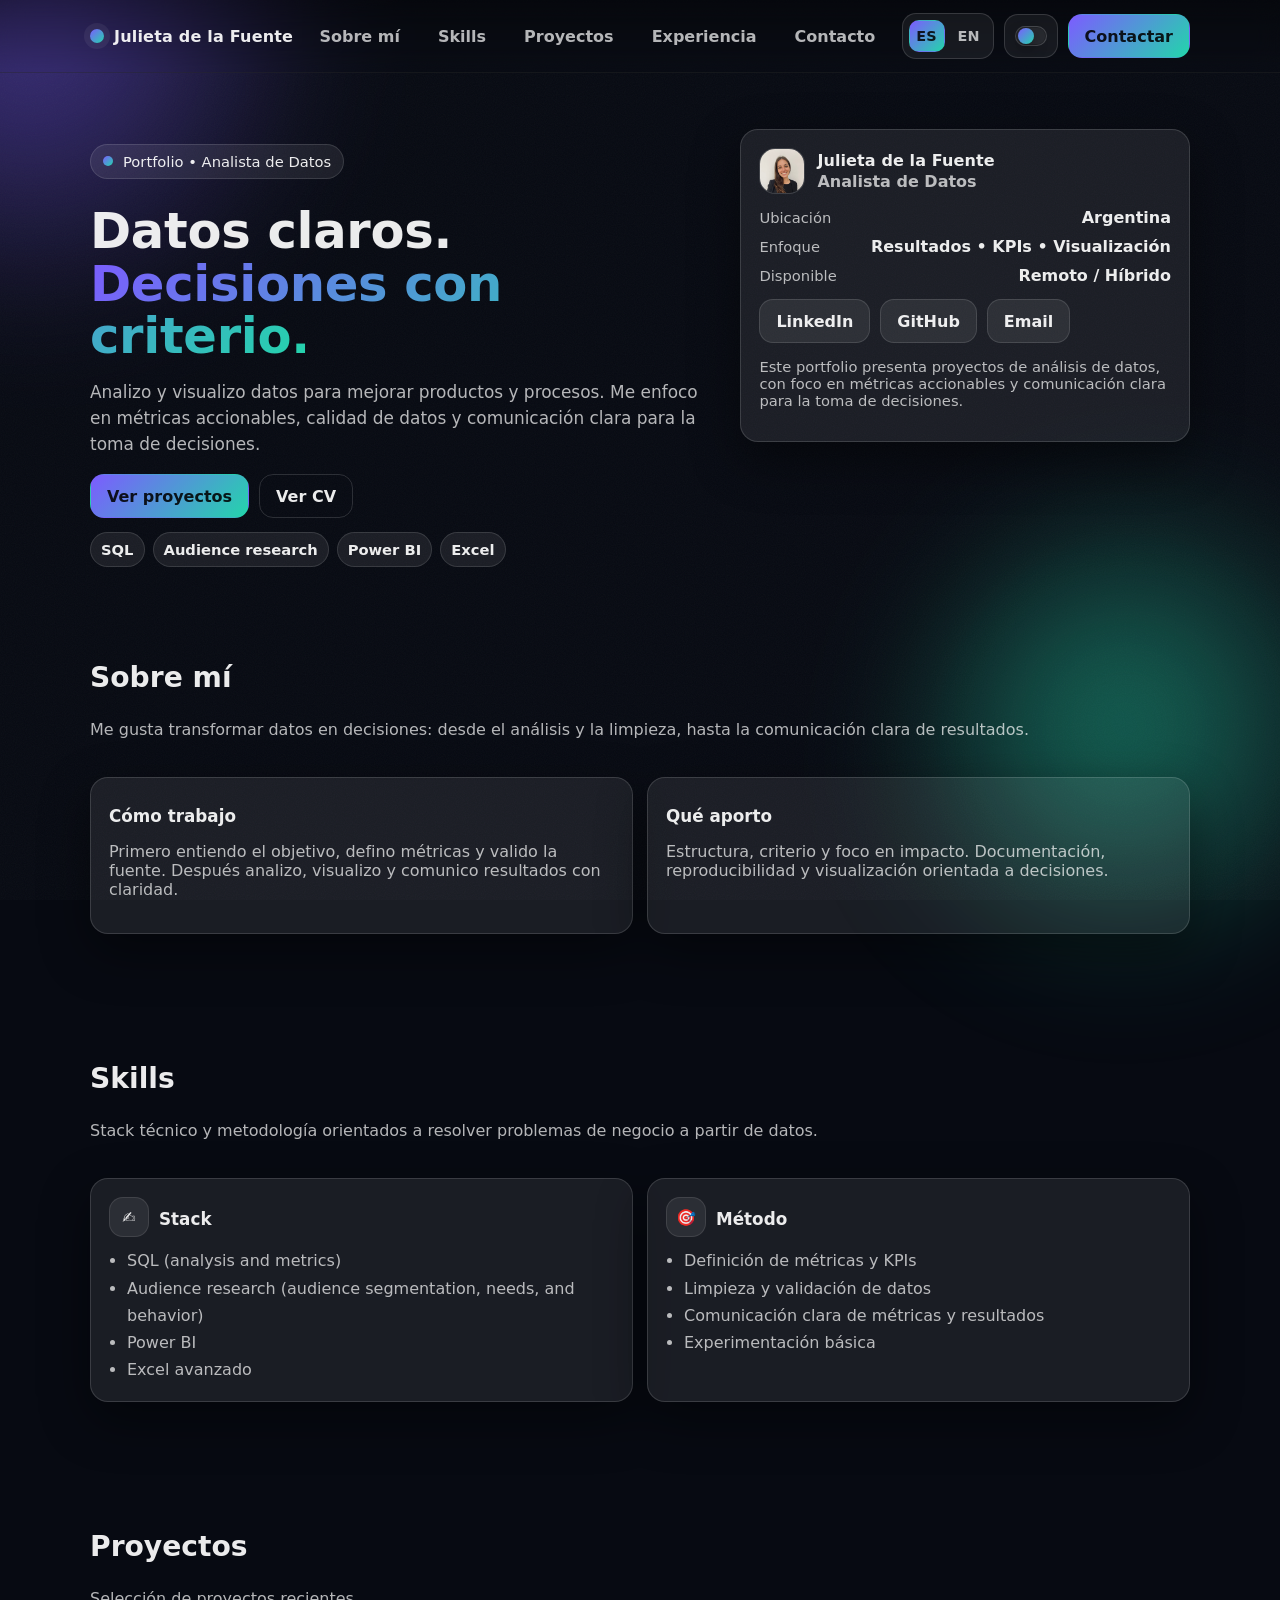
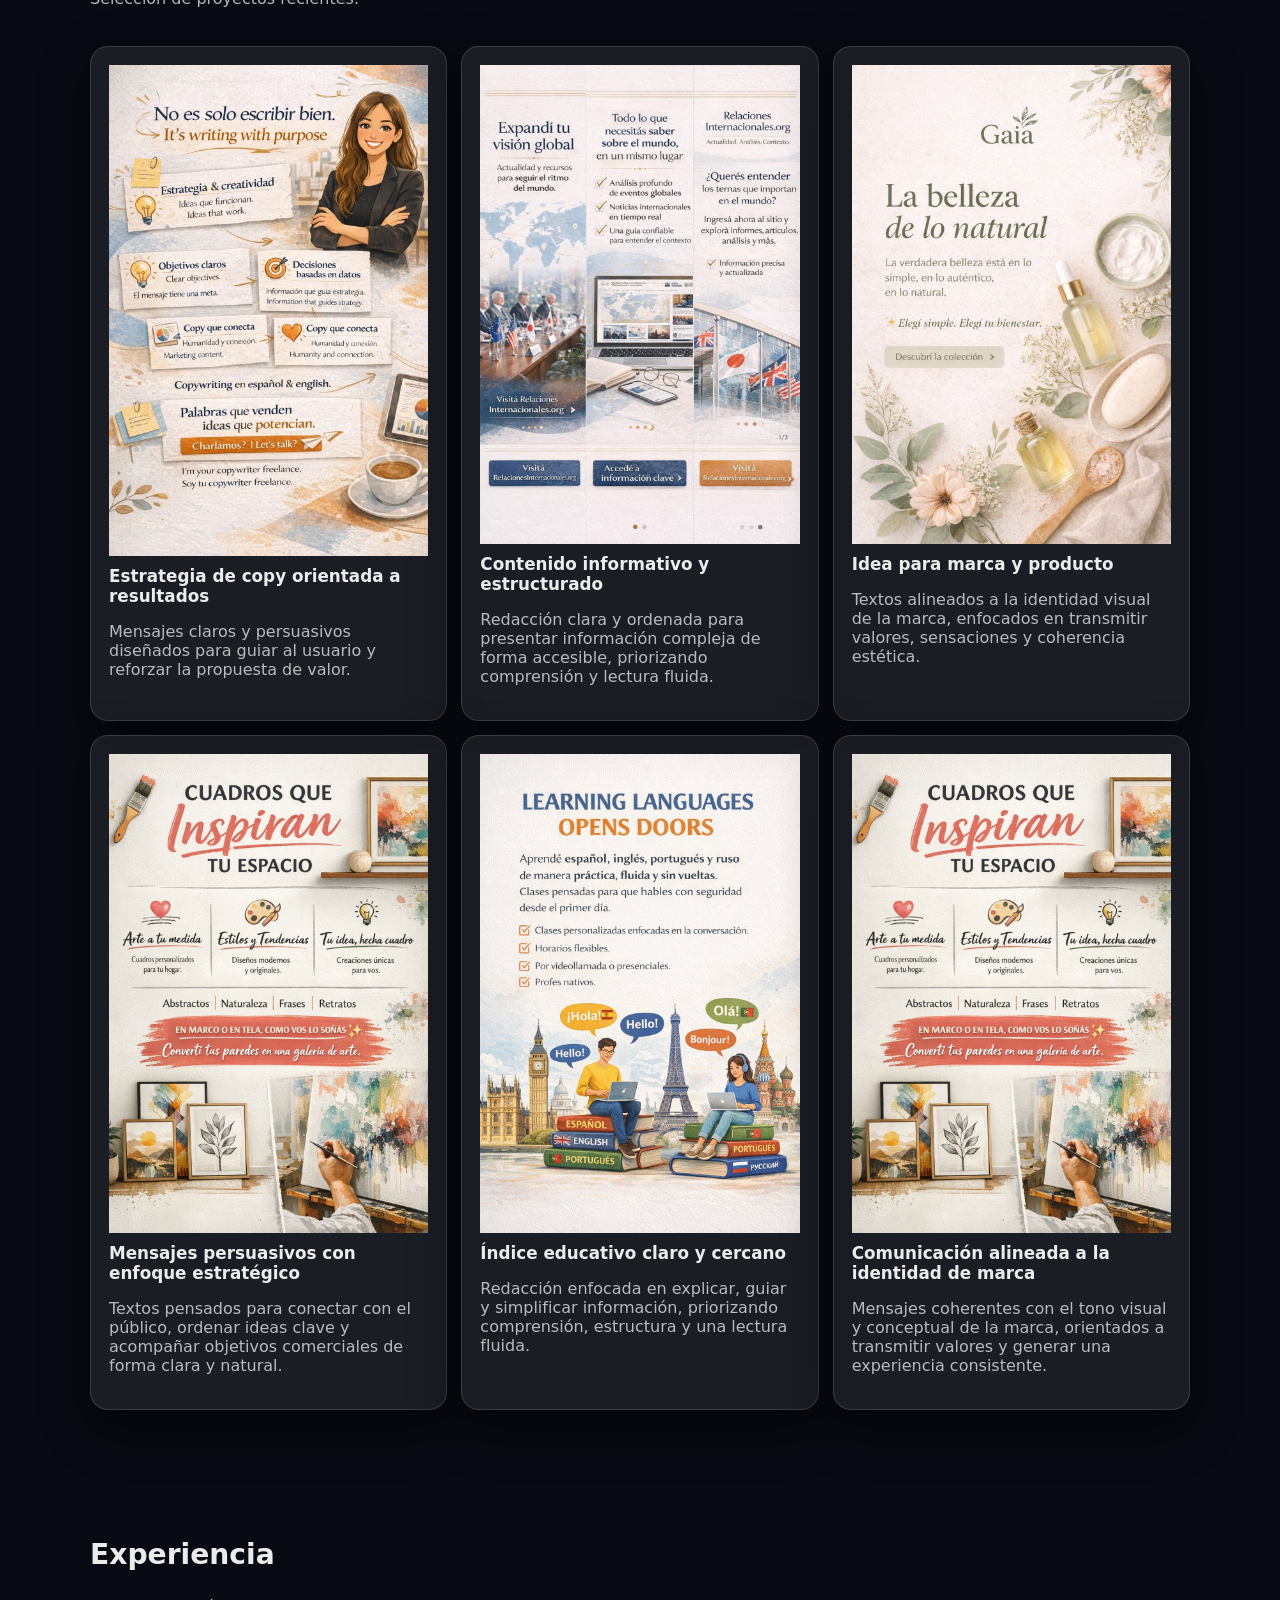
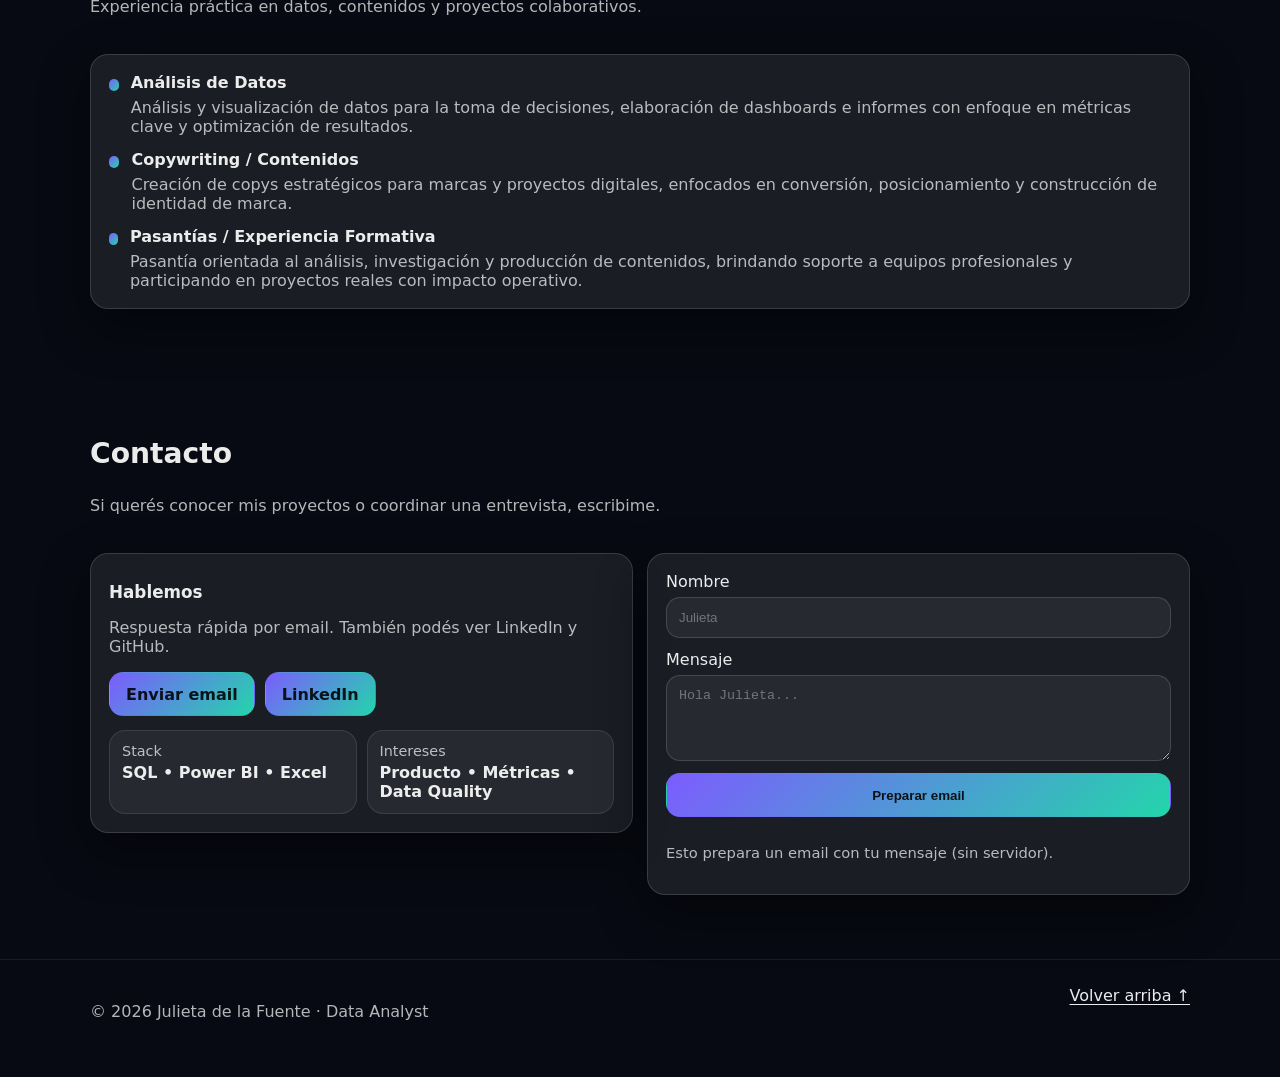
<file: index.html>
<!doctype html>
<html lang="es">
  <head>
    <meta charset="UTF-8" />
    <meta name="viewport" content="width=device-width, initial-scale=1.0" />
    <title>Julieta Delafuente • Data Analyst</title>
    <meta
      name="description"
      content="Portfolio profesional de analista de datos. Proyectos, skills y contacto."
    />
    <link rel="stylesheet" href="./style.css" />
  </head>

  <body>
    <!-- Fondo decorativo sutil -->
    <div class="bg" aria-hidden="true">
      <div class="blob b1"></div>
      <div class="blob b2"></div>
      <div class="grain"></div>
    </div>

    <header class="topbar">
      <div class="container topbar__inner">
        <a class="brand" href="#home" aria-label="Ir al inicio">
          <span class="brand__mark" aria-hidden="true"></span>
          <span class="brand__name">Julieta de la Fuente</span>
        </a>

        <nav class="nav" aria-label="Navegación principal">
          <a class="nav__link" href="#about" data-i18n="nav_about"></a>
          <a class="nav__link" href="#skills" data-i18n="nav_skills"></a>
          <a class="nav__link" href="#projects" data-i18n="nav_projects"></a>
          <a
            class="nav__link"
            href="#experience"
            data-i18n="nav_experience"
          ></a>
          <a class="nav__link" href="#contact" data-i18n="nav_contact"></a>
        </nav>

        <div class="actions">
          <!-- Idioma -->
          <div class="lang" role="group" aria-label="Idioma">
            <button
              class="lang__btn"
              type="button"
              id="langES"
              aria-label="Español"
              title="Español"
            >
              ES
            </button>
            <button
              class="lang__btn"
              type="button"
              id="langEN"
              aria-label="English"
              title="English"
            >
              EN
            </button>
          </div>

          <!-- Toggle tema (perilla) -->
          <button
            class="iconbtn iconbtn--switch"
            id="themeToggle"
            type="button"
            aria-label="Cambiar tema"
            aria-pressed="false"
          >
            <span class="switch" aria-hidden="true">
              <span class="switch__thumb"></span>
            </span>
          </button>

          <a class="btn btn--primary" id="ctaTop" href="#contact">
            <span data-i18n="cta_primary"></span>
          </a>

          <button
            class="burger"
            id="burger"
            type="button"
            aria-label="Abrir menú"
          >
            <span></span><span></span><span></span>
          </button>
        </div>
      </div>

      <div class="mobile" id="mobileMenu" hidden>
        <div class="container mobile__inner">
          <a class="mobile__link" href="#about" data-i18n="nav_about"></a>
          <a class="mobile__link" href="#skills" data-i18n="nav_skills"></a>
          <a class="mobile__link" href="#projects" data-i18n="nav_projects"></a>
          <a
            class="mobile__link"
            href="#experience"
            data-i18n="nav_experience"
          ></a>
          <a class="mobile__link" href="#contact" data-i18n="nav_contact"></a>

          <div class="mobile__row">
            <div class="lang" role="group" aria-label="Idioma">
              <button
                class="lang__btn"
                type="button"
                id="langES_m"
                aria-label="Español"
                title="Español"
              >
                🇪🇸
              </button>
              <button
                class="lang__btn"
                type="button"
                id="langEN_m"
                aria-label="English"
                title="English"
              >
                🇬🇧
              </button>
            </div>

            <button
              class="iconbtn iconbtn--switch"
              id="themeToggle_m"
              type="button"
              aria-label="Cambiar tema"
              aria-pressed="false"
            >
              <span class="switch" aria-hidden="true">
                <span class="switch__thumb"></span>
              </span>
            </button>
          </div>

          <a class="btn btn--primary mobile__cta" href="#contact">
            <span data-i18n="cta_primary"></span>
          </a>
        </div>
      </div>
    </header>

    <main id="home">
      <!-- HERO -->
      <section class="hero container">
        <div class="hero__left">
          <p class="pill">
            <span class="pill__dot" aria-hidden="true"></span>
            <span data-i18n="hero_badge"></span>
          </p>

          <h1 class="h1">
            <span data-i18n="hero_title_a"></span>
            <span class="grad" data-i18n="hero_title_b"></span>
          </h1>

          <p class="lead" data-i18n="hero_subtitle"></p>

          <div class="hero__cta">
            <a class="btn btn--primary" href="#projects">
              <span data-i18n="cta_secondary"></span>
            </a>
            <a
              class="btn btn--ghost"
              id="cvLink"
              href="./assets/cv-julieta.pdf"
              target="_blank"
              rel="noopener noreferrer"
            >
              <span data-i18n="cta_cv"></span>
            </a>
          </div>

          <div class="chips">
            <span class="chip">SQL</span>
            <span class="chip">Audience research</span>
            <span class="chip">Power BI</span>
            <span class="chip">Excel</span>
          </div>
        </div>

        <aside class="hero__right">
          <div class="card card--profile">
            <div class="profile">
              <div class="avatar">
                <img src="./img/juli.jpg" alt="Foto de Julieta de la Fuente" />
              </div>
              <div>
                <div class="profile__name">Julieta de la Fuente</div>
                <div class="profile__role" data-i18n="hero_role"></div>
              </div>
            </div>

            <div class="profile__meta">
              <div class="meta">
                <div class="meta__k" data-i18n="meta_location_k"></div>
                <div class="meta__v" id="locationValue">Argentina</div>
              </div>
              <div class="meta">
                <div class="meta__k" data-i18n="meta_focus_k"></div>
                <div class="meta__v" data-i18n="meta_focus_v"></div>
              </div>
              <div class="meta">
                <div class="meta__k" data-i18n="meta_open_k"></div>
                <div class="meta__v" data-i18n="meta_open_v"></div>
              </div>
            </div>

            <div class="profile__actions">
              <a
                class="btn btn--soft"
                href="https://www.linkedin.com/in/julieta-de-la-fuente/"
                target="_blank"
                rel="noopener noreferrer"
              >
                LinkedIn
              </a>
              <a
                class="btn btn--soft"
                id="githubLink"
                href="#"
                target="_blank"
                rel="noopener noreferrer"
                >GitHub</a
              >
              <a
                class="btn btn--soft"
                id="emailLink"
                href="mailto:julidelafuente86@gmail.com?subject=Contacto%20desde%20portfolio"
                >Email</a
              >
            </div>

            <p class="tiny muted" data-i18n="hero_note"></p>
          </div>
        </aside>
      </section>

      <!-- ABOUT -->
      <section id="about" class="section container">
        <header class="section__head">
          <h2 class="h2" data-i18n="about_title"></h2>
          <p class="muted" data-i18n="about_subtitle"></p>
        </header>

        <div class="grid2">
          <article class="card">
            <h3 class="h3" data-i18n="about_card1_title"></h3>
            <p class="muted" data-i18n="about_card1_text"></p>
          </article>

          <article class="card">
            <h3 class="h3" data-i18n="about_card2_title"></h3>
            <p class="muted" data-i18n="about_card2_text"></p>
          </article>
        </div>
      </section>

      <!-- SKILLS -->
      <section id="skills" class="section container">
        <header class="section__head">
          <h2 class="h2" data-i18n="skills_title"></h2>
          <p class="muted" data-i18n="skills_subtitle"></p>
        </header>

        <div class="skills">
          <div class="card">
            <div class="skill__top">
              <span class="icon" aria-hidden="true">✍️</span>
              <h3 class="h3" data-i18n="skills_stack_title"></h3>
            </div>
            <ul class="list">
              <li>SQL (analysis and metrics)</li>
              <li>
                Audience research (audience segmentation, needs, and behavior)
              </li>
              <li>Power BI</li>
              <li>Excel avanzado</li>
            </ul>
          </div>

          <div class="card">
            <div class="skill__top">
              <span class="icon" aria-hidden="true">🎯</span>
              <h3 class="h3" data-i18n="skills_methods_title"></h3>
            </div>
            <ul class="list">
              <li data-i18n="skills_m1"></li>
              <li data-i18n="skills_m2"></li>
              <li data-i18n="skills_m3"></li>
              <li data-i18n="skills_m4"></li>
            </ul>
          </div>
        </div>
      </section>

      <!-- PROJECTS -->
      <section id="projects" class="section container">
        <header class="section__head">
          <h2 class="h2" data-i18n="projects_title"></h2>
          <p class="muted" data-i18n="projects_subtitle"></p>
        </header>

        <div class="projects">
          <article class="card project">
            <div class="project__top">
              <a
                class="link"
                href="img/imagen1-grande.jpg"
                target="_blank"
                rel="noopener noreferrer"
                aria-label="Ver proyecto"
              >
                <img
                  src="img/imagen1-chica.jpg"
                  alt="Proyecto de ventas y rendimiento"
                  loading="lazy"
                />
              </a>
            </div>
            <h3 class="h3" data-i18n="p1_title"></h3>
            <p class="muted" data-i18n="p1_desc"></p>
          </article>

          <article class="card project">
            <div class="project__top">
              <a
                class="link"
                href="img/imagen2-grande.jpg"
                target="_blank"
                rel="noopener noreferrer"
                aria-label="Ver proyecto"
              >
                <img
                  src="img/imagen2-grande.jpg"
                  alt="Proyecto de ventas y rendimiento"
                  loading="lazy"
                />
              </a>
            </div>
            <h3 class="h3" data-i18n="p2_title"></h3>
            <p class="muted" data-i18n="p2_desc"></p>
          </article>

          <article class="card project">
            <div class="project__top">
              <a
                class="link"
                href="img/imagen3-grande.jpg"
                target="_blank"
                rel="noopener noreferrer"
                aria-label="Ver proyecto"
              >
                <img
                  src="img/imagen3-chica.jpg"
                  alt="Proyecto de ventas y rendimiento"
                  loading="lazy"
                />
              </a>
            </div>
            <h3 class="h3" data-i18n="p3_title"></h3>
            <p class="muted" data-i18n="p3_desc"></p>
          </article>
          <article class="card project">
            <div class="project__top">
              <a
                class="link"
                href="img/imagen4-grande.jpg"
                target="_blank"
                rel="noopener noreferrer"
                aria-label="Ver proyecto"
              >
                <img
                  src="img/imagen4-chica.jpg"
                  alt="Proyecto de ventas y rendimiento"
                  loading="lazy"
                />
              </a>
            </div>
            <h3 class="h3" data-i18n="p4_title"></h3>
            <p class="muted" data-i18n="p4_desc"></p>
          </article>
          <article class="card project">
            <div class="project__top">
              <a
                class="link"
                href="img/imagen5-grande.jpg"
                target="_blank"
                rel="noopener noreferrer"
                aria-label="Ver proyecto"
              >
                <img
                  src="img/imagen5-chica.jpg"
                  alt="Proyecto de ventas y rendimiento"
                  loading="lazy"
                />
              </a>
            </div>
            <h3 class="h3" data-i18n="p5_title"></h3>
            <p class="muted" data-i18n="p5_desc"></p>
          </article>
          <article class="card project">
            <div class="project__top">
              <a
                class="link"
                href="img/imagen6-grande.jpg"
                target="_blank"
                rel="noopener noreferrer"
                aria-label="Ver proyecto"
              >
                <img
                  src="img/imagen6-chica.jpg"
                  alt="Proyecto de ventas y rendimiento"
                  loading="lazy"
                />
              </a>
            </div>
            <h3 class="h3" data-i18n="p6_title"></h3>
            <p class="muted" data-i18n="p6_desc"></p>
          </article>
        </div>
      </section>

      <!-- EXPERIENCE -->
      <section id="experience" class="section container">
        <header class="section__head">
          <h2 class="h2" data-i18n="exp_title"></h2>
          <p class="muted" data-i18n="exp_subtitle"></p>
        </header>

        <div class="timeline card">
          <div class="titem">
            <div class="titem__dot" aria-hidden="true"></div>
            <div class="titem__body">
              <div class="titem__top">
                <strong data-i18n="exp1_role"></strong>
                <span class="muted" data-i18n="exp1_time"></span>
              </div>
              <div class="muted" data-i18n="exp1_desc"></div>
            </div>
          </div>

          <div class="titem">
            <div class="titem__dot" aria-hidden="true"></div>
            <div class="titem__body">
              <div class="titem__top">
                <strong data-i18n="exp2_role"></strong>
                <span class="muted" data-i18n="exp2_time"></span>
              </div>
              <div class="muted" data-i18n="exp2_desc"></div>
            </div>
          </div>

          <div class="titem">
            <div class="titem__dot" aria-hidden="true"></div>
            <div class="titem__body">
              <div class="titem__top">
                <strong data-i18n="exp3_role"></strong>
                <span class="muted" data-i18n="exp3_time"></span>
              </div>
              <div class="muted" data-i18n="exp3_desc"></div>
            </div>
          </div>
        </div>
      </section>

      <!-- CONTACT -->
      <section id="contact" class="section container">
        <header class="section__head">
          <h2 class="h2" data-i18n="contact_title"></h2>
          <p class="muted" data-i18n="contact_subtitle"></p>
        </header>

        <div class="contact">
          <div class="card">
            <h3 class="h3" data-i18n="contact_card_title"></h3>
            <p class="muted" data-i18n="contact_card_text"></p>

            <div class="contact__actions">
              <a class="btn btn--primary" id="emailBtn" href="#">
                <span data-i18n="contact_email"></span>
              </a>
              <a
                class="btn btn--primary"
                href="https://www.linkedin.com/in/julieta-de-la-fuente/"
                target="_blank"
                rel="noopener noreferrer"
              >
                LinkedIn
              </a>
            </div>

            <div class="contact__mini">
              <div class="mini">
                <div class="mini__k" data-i18n="mini_stack_k"></div>
                <div class="mini__v" data-i18n="mini_stack_v"></div>
              </div>
              <div class="mini">
                <div class="mini__k" data-i18n="mini_interest_k"></div>
                <div class="mini__v" data-i18n="mini_interest_v"></div>
              </div>
            </div>
          </div>

          <form class="card form" id="contactForm">
            <label class="field">
              <span data-i18n="form_name"></span>
              <input type="text" name="name" placeholder="Julieta" required />
            </label>

            <label class="field">
              <span data-i18n="form_message"></span>
              <textarea
                name="message"
                rows="4"
                placeholder="Hola Julieta..."
                required
              ></textarea>
            </label>

            <button class="btn btn--primary" type="submit">
              <span data-i18n="form_send"></span>
            </button>

            <p class="tiny muted" id="formHint" data-i18n="form_hint"></p>
          </form>
        </div>
      </section>
    </main>

    <footer class="footer">
      <div class="container footer__inner">
        <p class="muted">
          © <span id="year"></span> Julieta de la Fuente · Data Analyst
        </p>
        <a class="link" href="#home" data-i18n="footer_top"></a>
      </div>
    </footer>

    <script src="main.js"></script>
  </body>
</html>
</file>
<file: style.css>
:root {
  --bg: #070a12;
  --panel: rgba(255, 255, 255, 0.08);
  --panel2: rgba(255, 255, 255, 0.06);
  --text: rgba(255, 255, 255, 0.92);
  --muted: rgba(255, 255, 255, 0.7);
  --stroke: rgba(255, 255, 255, 0.14);

  --brand: #7c5cff;
  --brand2: #23d5ab;

  --shadow: 0 18px 50px rgba(0, 0, 0, 0.45);
  --radius: 18px;
  --container: 1100px;
}

[data-theme="light"] {
  --bg: #f6f7fb;
  --panel: rgba(10, 14, 30, 0.06);
  --panel2: rgba(10, 14, 30, 0.04);
  --text: rgba(10, 14, 30, 0.92);
  --muted: rgba(10, 14, 30, 0.68);
  --stroke: rgba(10, 14, 30, 0.1);
  --shadow: 0 18px 50px rgba(0, 0, 0, 0.12);
}

* {
  box-sizing: border-box;
}
html {
  scroll-behavior: smooth;
}
body {
  margin: 0;
  font-family: ui-sans-serif, system-ui, -apple-system, Segoe UI, Roboto, Arial,
    "Noto Sans", "Helvetica Neue", sans-serif;
  color: var(--text);
  background: var(--bg);
  overflow-x: hidden;
}
a {
  color: inherit;
  text-decoration: none;
}
img {
  max-width: 100%;
  display: block;
}
.container {
  width: min(var(--container), calc(100% - 40px));
  margin-inline: auto;
}

/* Background (sutil) */
.bg {
  position: fixed;
  inset: 0;
  z-index: -1;
}
.blob {
  position: absolute;
  width: 560px;
  height: 560px;
  filter: blur(60px);
  opacity: 0.5;
  border-radius: 999px;
  animation: float 10s ease-in-out infinite;
}
.b1 {
  left: -140px;
  top: -140px;
  background: radial-gradient(circle at 30% 30%, var(--brand), transparent 55%);
}
.b2 {
  right: -180px;
  bottom: -160px;
  background: radial-gradient(
    circle at 40% 40%,
    var(--brand2),
    transparent 55%
  );
  animation-duration: 13s;
}
@keyframes float {
  0%,
  100% {
    transform: translate(0, 0) scale(1);
  }
  50% {
    transform: translate(35px, -25px) scale(1.05);
  }
}

.grain {
  position: absolute;
  inset: 0;
  background-image: url("data:image/svg+xml,%3Csvg xmlns='http://www.w3.org/2000/svg' width='160' height='160'%3E%3Cfilter id='n'%3E%3CfeTurbulence type='fractalNoise' baseFrequency='.9' numOctaves='3' stitchTiles='stitch'/%3E%3C/filter%3E%3Crect width='160' height='160' filter='url(%23n)' opacity='.25'/%3E%3C/svg%3E");
  mix-blend-mode: overlay;
  opacity: 0.16;
}

/* Topbar */
.topbar {
  position: sticky;
  top: 0;
  z-index: 10;
  backdrop-filter: blur(14px);
  background: linear-gradient(to bottom, rgba(0, 0, 0, 0.35), rgba(0, 0, 0, 0));
  border-bottom: 1px solid rgba(255, 255, 255, 0.06);
}
.topbar__inner {
  height: 72px;
  display: flex;
  align-items: center;
  justify-content: space-between;
  gap: 14px;
}
.brand {
  display: flex;
  align-items: center;
  gap: 10px;
}
.brand__mark {
  width: 14px;
  height: 14px;
  border-radius: 999px;
  background: linear-gradient(135deg, var(--brand), var(--brand2));
  box-shadow: 0 0 0 6px rgba(255, 255, 255, 0.06);
}
.brand__name {
  font-weight: 800;
  letter-spacing: 0.2px;
}

.nav {
  display: flex;
  gap: 18px;
}
.nav__link {
  color: var(--muted);
  font-weight: 600;
  padding: 10px 10px;
  border-radius: 12px;
}
.nav__link:hover {
  background: rgba(255, 255, 255, 0.06);
  color: var(--text);
}

.actions {
  display: flex;
  align-items: center;
  gap: 10px;
}

.burger {
  display: none;
  width: 44px;
  height: 44px;
  border: 1px solid var(--stroke);
  background: var(--panel2);
  border-radius: 14px;
}
.burger span {
  display: block;
  height: 2px;
  width: 18px;
  margin: 5px auto;
  background: var(--text);
  border-radius: 999px;
  opacity: 0.85;
}

/* Idioma */
.lang {
  display: flex;
  gap: 6px;
  padding: 6px;
  border: 1px solid var(--stroke);
  background: var(--panel2);
  border-radius: 14px;
}
.lang__btn {
  width: 36px;
  height: 32px;
  font-family: inherit;
  font-size: 0.9rem;
  font-weight: 600;
  letter-spacing: 0.01em;
  text-transform: uppercase;

  display: grid;
  place-items: center;

  border-radius: 10px;
  border: 1px solid transparent;
  background: transparent;
  color: var(--muted);

  cursor: pointer;
}

.lang__btn:hover {
  background: rgba(255, 255, 255, 0.06);
}
.lang__btn.is-active {
  background: linear-gradient(135deg, var(--brand), var(--brand2));
  color: rgba(0, 0, 0, 0.85);
  border-color: transparent;
}

/* Botones */
.btn {
  display: inline-flex;
  align-items: center;
  justify-content: center;
  gap: 10px;
  height: 44px;
  padding: 0 16px;
  border-radius: 14px;
  font-weight: 700;
  border: 1px solid transparent;
  cursor: pointer;
  user-select: none;
}
.btn--primary {
  background: linear-gradient(135deg, var(--brand), var(--brand2));
  color: rgba(0, 0, 0, 0.88);
}
.btn--ghost {
  background: transparent;
  border-color: var(--stroke);
  color: var(--text);
}
.btn--soft {
  background: rgba(255, 255, 255, 0.08);
  border-color: rgba(255, 255, 255, 0.12);
  color: var(--text);
}
.btn:hover {
  transform: translateY(-1px);
}
.btn:active {
  transform: translateY(0);
}

/* Switch tipo perilla */
.iconbtn {
  width: 44px;
  height: 44px;
  border: 1px solid var(--stroke);
  background: var(--panel2);
  border-radius: 14px;
  display: grid;
  place-items: center;
}
.iconbtn--switch {
  width: 54px;
  padding: 0 10px;
  display: flex;
  align-items: center;
  justify-content: center;
}

.switch {
  width: 34px;
  height: 20px;
  border-radius: 999px;
  position: relative;
  border: 1px solid var(--stroke);
  background: rgba(255, 255, 255, 0.08);
  box-shadow: inset 0 0 0 1px rgba(0, 0, 0, 0.18);
}
.switch__thumb {
  width: 16px;
  height: 16px;
  border-radius: 999px;
  position: absolute;
  top: 50%;
  left: 2px;
  transform: translateY(-50%);
  background: linear-gradient(135deg, var(--brand), var(--brand2));
  box-shadow: 0 6px 14px rgba(0, 0, 0, 0.35);
  transition: left 0.25s ease, filter 0.25s ease, box-shadow 0.25s ease;
}
[data-theme="light"] .switch__thumb {
  left: 16px;
  filter: brightness(1.15);
  box-shadow: 0 0 0 6px rgba(255, 200, 90, 0.18),
    0 10px 18px rgba(0, 0, 0, 0.18);
}

/* Mobile menu */
.mobile {
  border-top: 1px solid rgba(255, 255, 255, 0.08);
  background: rgba(0, 0, 0, 0.3);
  backdrop-filter: blur(14px);
}
.mobile__inner {
  padding: 14px 0 18px;
  display: grid;
  gap: 10px;
}
.mobile__link {
  padding: 12px 12px;
  border-radius: 14px;
  background: rgba(255, 255, 255, 0.06);
  color: var(--text);
}
.mobile__cta {
  margin-top: 6px;
}
.mobile__row {
  display: flex;
  align-items: center;
  justify-content: space-between;
}

/* Tipografía */
.h1 {
  font-size: clamp(2rem, 4vw, 3.1rem);
  line-height: 1.05;
  margin: 12px 0;
  letter-spacing: -0.3px;
}
.h2 {
  font-size: clamp(1.5rem, 2.2vw, 2rem);
  margin: 0;
}
.h3 {
  font-size: 1.05rem;
  margin: 10px 0 6px;
}
.lead {
  color: var(--muted);
  font-size: 1.06rem;
  line-height: 1.55;
  max-width: 62ch;
}
.muted {
  color: var(--muted);
}
.tiny {
  font-size: 0.92rem;
}
.link {
  text-decoration: underline;
  text-underline-offset: 3px;
}
.grad {
  background: linear-gradient(135deg, var(--brand), var(--brand2));
  -webkit-background-clip: text;
  background-clip: text;
  color: transparent;
}

/* Secciones */
.section {
  padding: 64px 0;
}
.section__head {
  display: grid;
  gap: 10px;
  margin-bottom: 22px;
}
.pill {
  display: inline-flex;
  align-items: center;
  gap: 10px;
  padding: 8px 12px;
  border-radius: 999px;
  background: rgba(255, 255, 255, 0.08);
  border: 1px solid rgba(255, 255, 255, 0.12);
  width: fit-content;
  font-size: 0.92rem;
}
.pill__dot {
  width: 10px;
  height: 10px;
  border-radius: 999px;
  background: linear-gradient(135deg, var(--brand), var(--brand2));
}

/* Cards */
.card {
  background: var(--panel);
  border: 1px solid var(--stroke);
  border-radius: var(--radius);
  box-shadow: var(--shadow);
  padding: 18px;
}

/* Hero */
.hero {
  padding: 56px 0 30px;
  display: grid;
  grid-template-columns: 1.25fr 0.9fr;
  gap: 26px;
  align-items: start;
}
.hero__cta {
  display: flex;
  gap: 10px;
  flex-wrap: wrap;
  margin: 16px 0 10px;
}
.chips {
  display: flex;
  gap: 8px;
  flex-wrap: wrap;
  margin-top: 14px;
}
.chip {
  padding: 8px 10px;
  border-radius: 999px;
  background: rgba(255, 255, 255, 0.08);
  border: 1px solid rgba(255, 255, 255, 0.12);
  font-weight: 650;
  font-size: 0.92rem;
  color: var(--text);
}

/* Profile card */
.card--profile {
  padding: 18px;
}
.profile {
  display: flex;
  align-items: center;
  gap: 12px;
  margin-bottom: 14px;
}
.avatar {
  width: 46px;
  height: 46px;
  border-radius: 16px;
  overflow: hidden;

  border: 1px solid rgba(255, 255, 255, 0.1);
  background: rgba(255, 255, 255, 0.05);

  display: grid;
  place-items: center;
}
.avatar img {
  width: 100%;
  height: 100%;
  object-fit: cover;
}
.profile__name {
  font-weight: 900;
  letter-spacing: 0.1px;
}
.profile__role {
  color: var(--muted);
  font-weight: 650;
  margin-top: 2px;
}

.profile__meta {
  display: grid;
  gap: 10px;
  margin: 14px 0 14px;
}
.meta {
  display: flex;
  align-items: baseline;
  justify-content: space-between;
  gap: 12px;
}
.meta__k {
  color: var(--muted);
  font-size: 0.92rem;
}
.meta__v {
  font-weight: 750;
}

.profile__actions {
  display: flex;
  gap: 10px;
  flex-wrap: wrap;
}

/* Grids */
.grid2 {
  display: grid;
  grid-template-columns: repeat(2, 1fr);
  gap: 14px;
}

/* Skills */
.skills {
  display: grid;
  grid-template-columns: repeat(2, 1fr);
  gap: 14px;
}
.skill__top {
  display: flex;
  align-items: center;
  gap: 10px;
}
.icon {
  width: 40px;
  height: 40px;
  border-radius: 14px;
  display: grid;
  place-items: center;
  background: rgba(255, 255, 255, 0.08);
  border: 1px solid rgba(255, 255, 255, 0.1);
}
.list {
  margin: 10px 0 0;
  padding-left: 18px;
  color: var(--muted);
  line-height: 1.7;
}

/* Projects */
.projects {
  display: grid;
  grid-template-columns: repeat(3, 1fr);
  gap: 14px;
}
.project__top {
  display: flex;
  align-items: center;
  justify-content: space-between;
  gap: 10px;
  margin-bottom: 8px;
}
.project__tags {
  display: flex;
  gap: 6px;
  flex-wrap: wrap;
}
.tag {
  padding: 6px 8px;
  border-radius: 999px;
  background: rgba(255, 255, 255, 0.08);
  border: 1px solid rgba(255, 255, 255, 0.12);
  color: var(--text);
  font-size: 0.86rem;
  font-weight: 650;
}
.project__result {
  margin-top: 12px;
  padding: 12px;
  border-radius: 16px;
  background: rgba(255, 255, 255, 0.06);
  border: 1px solid rgba(255, 255, 255, 0.1);
  font-weight: 700;
  color: var(--text);
}

/* Timeline */
.timeline {
  display: grid;
  gap: 14px;
}
.titem {
  display: flex;
  gap: 12px;
  align-items: flex-start;
}
.titem__dot {
  width: 12px;
  height: 12px;
  border-radius: 999px;
  background: linear-gradient(135deg, var(--brand), var(--brand2));
  margin-top: 6px;
}
.titem__top {
  display: flex;
  align-items: baseline;
  justify-content: space-between;
  gap: 12px;
  margin-bottom: 6px;
}

/* Contact */
.contact {
  display: grid;
  grid-template-columns: 1fr 1fr;
  gap: 14px;
  align-items: start;
}
.contact__actions {
  display: flex;
  gap: 10px;
  flex-wrap: wrap;
  margin-top: 12px;
}
.contact__mini {
  margin-top: 14px;
  display: grid;
  grid-template-columns: 1fr 1fr;
  gap: 10px;
}
.mini {
  padding: 12px;
  border-radius: 16px;
  background: rgba(255, 255, 255, 0.06);
  border: 1px solid rgba(255, 255, 255, 0.1);
}
.mini__k {
  color: var(--muted);
  font-size: 0.9rem;
}
.mini__v {
  font-weight: 750;
  margin-top: 4px;
}

/* Form */
.form {
  display: grid;
  gap: 12px;
}
.field {
  display: grid;
  gap: 6px;
}
input,
textarea {
  width: 100%;
  padding: 12px 12px;
  border-radius: 14px;
  border: 1px solid var(--stroke);
  background: rgba(255, 255, 255, 0.06);
  color: var(--text);
  outline: none;
}
input:focus,
textarea:focus {
  border-color: rgba(124, 92, 255, 0.55);
  box-shadow: 0 0 0 6px rgba(124, 92, 255, 0.15);
}

/* Footer */
.footer {
  padding: 26px 0 40px;
  border-top: 1px solid rgba(255, 255, 255, 0.08);
}
.footer__inner {
  display: flex;
  justify-content: space-between;
  gap: 10px;
  flex-wrap: wrap;
}

/* Responsive */
@media (max-width: 980px) {
  .hero {
    grid-template-columns: 1fr;
  }
  .projects {
    grid-template-columns: 1fr;
  }
  .skills {
    grid-template-columns: 1fr;
  }
  .grid2 {
    grid-template-columns: 1fr;
  }
  .contact {
    grid-template-columns: 1fr;
  }
  .nav {
    display: none;
  }
  .burger {
    display: block;
  }
}
</file>
